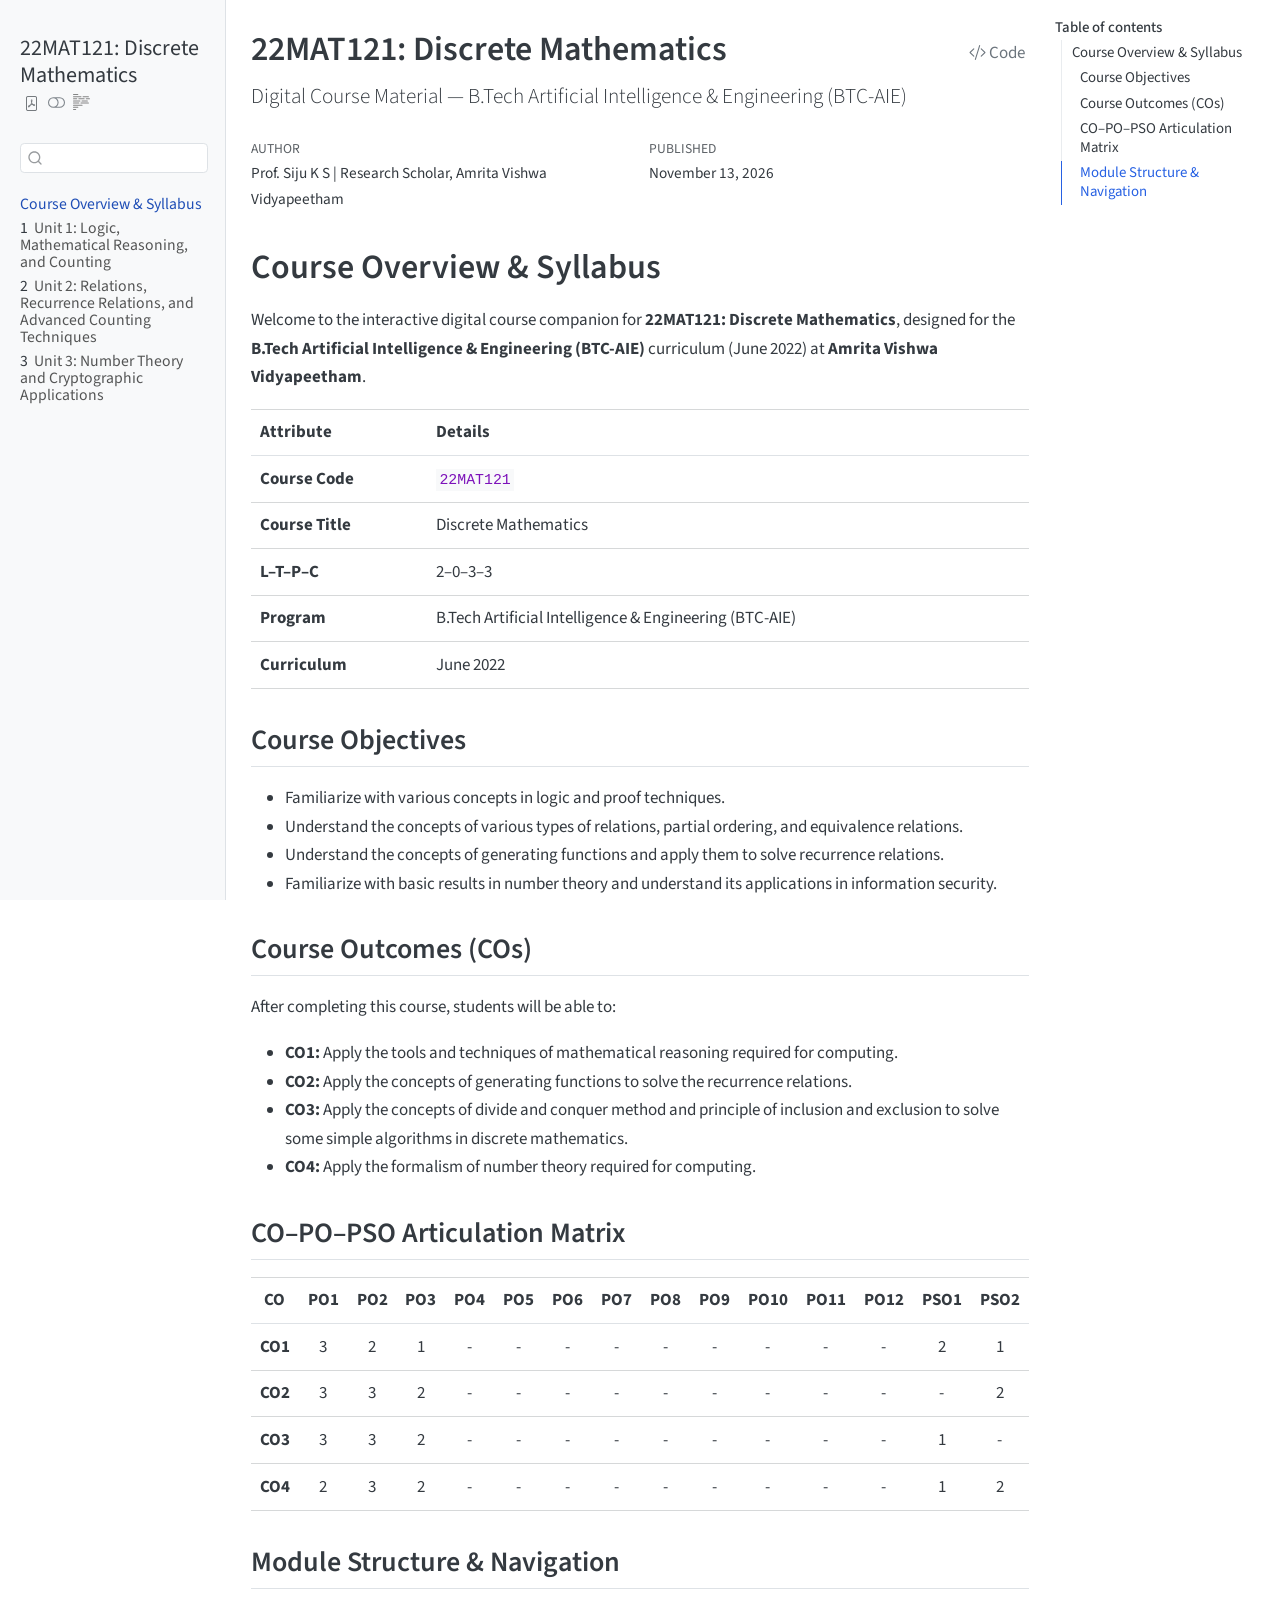
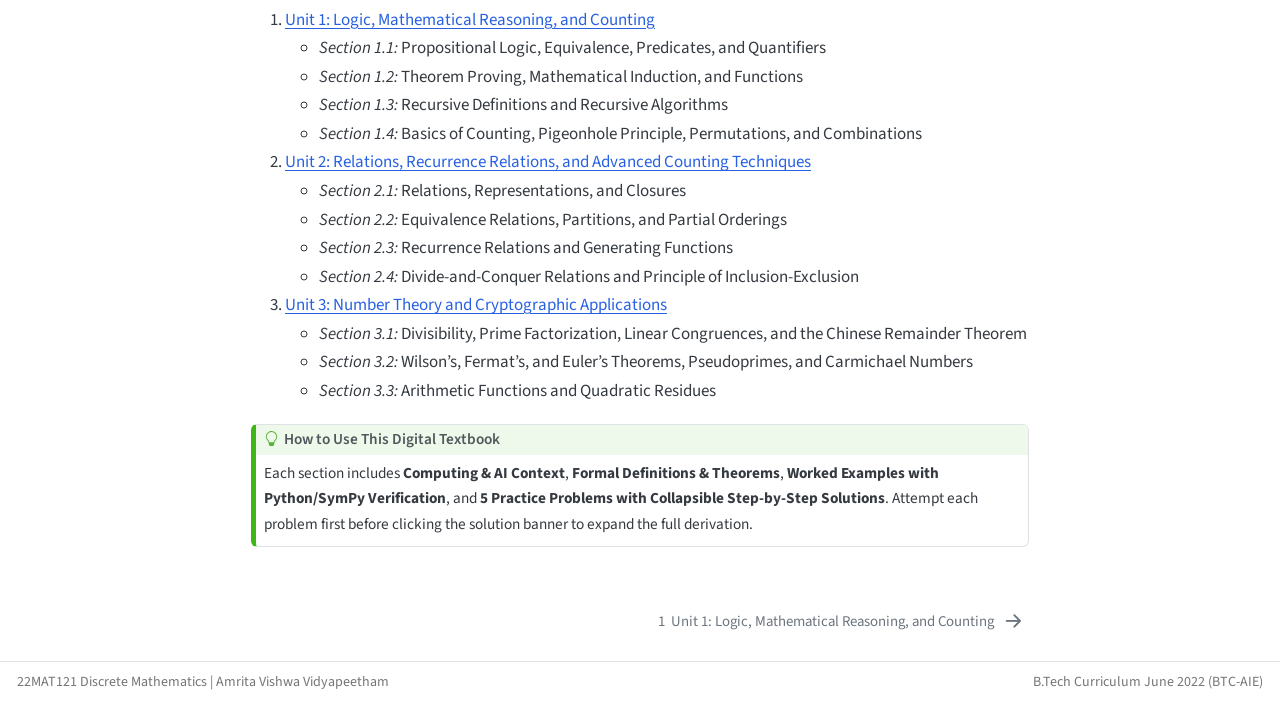
<file: docs/index.html>
<!DOCTYPE html>
<html xmlns="http://www.w3.org/1999/xhtml" lang="en" xml:lang="en"><head>

<meta charset="utf-8">
<meta name="generator" content="quarto-1.7.31">

<meta name="viewport" content="width=device-width, initial-scale=1.0, user-scalable=yes">

<meta name="author" content="Prof.&nbsp;Siju K S | Research Scholar, Amrita Vishwa Vidyapeetham">
<meta name="dcterms.date" content="2026-11-13">

<title>22MAT121: Discrete Mathematics</title>
<style>
code{white-space: pre-wrap;}
span.smallcaps{font-variant: small-caps;}
div.columns{display: flex; gap: min(4vw, 1.5em);}
div.column{flex: auto; overflow-x: auto;}
div.hanging-indent{margin-left: 1.5em; text-indent: -1.5em;}
ul.task-list{list-style: none;}
ul.task-list li input[type="checkbox"] {
  width: 0.8em;
  margin: 0 0.8em 0.2em -1em; /* quarto-specific, see https://github.com/quarto-dev/quarto-cli/issues/4556 */ 
  vertical-align: middle;
}
/* CSS for syntax highlighting */
html { -webkit-text-size-adjust: 100%; }
pre > code.sourceCode { white-space: pre; position: relative; }
pre > code.sourceCode > span { display: inline-block; line-height: 1.25; }
pre > code.sourceCode > span:empty { height: 1.2em; }
.sourceCode { overflow: visible; }
code.sourceCode > span { color: inherit; text-decoration: inherit; }
div.sourceCode { margin: 1em 0; }
pre.sourceCode { margin: 0; }
@media screen {
div.sourceCode { overflow: auto; }
}
@media print {
pre > code.sourceCode { white-space: pre-wrap; }
pre > code.sourceCode > span { text-indent: -5em; padding-left: 5em; }
}
pre.numberSource code
  { counter-reset: source-line 0; }
pre.numberSource code > span
  { position: relative; left: -4em; counter-increment: source-line; }
pre.numberSource code > span > a:first-child::before
  { content: counter(source-line);
    position: relative; left: -1em; text-align: right; vertical-align: baseline;
    border: none; display: inline-block;
    -webkit-touch-callout: none; -webkit-user-select: none;
    -khtml-user-select: none; -moz-user-select: none;
    -ms-user-select: none; user-select: none;
    padding: 0 4px; width: 4em;
  }
pre.numberSource { margin-left: 3em;  padding-left: 4px; }
div.sourceCode
  {   }
@media screen {
pre > code.sourceCode > span > a:first-child::before { text-decoration: underline; }
}
</style>


<script src="site_libs/quarto-nav/quarto-nav.js"></script>
<script src="site_libs/quarto-nav/headroom.min.js"></script>
<script src="site_libs/clipboard/clipboard.min.js"></script>
<script src="site_libs/quarto-search/autocomplete.umd.js"></script>
<script src="site_libs/quarto-search/fuse.min.js"></script>
<script src="site_libs/quarto-search/quarto-search.js"></script>
<meta name="quarto:offset" content="./">
<link href="./unit1-logic-counting.html" rel="next">
<script src="site_libs/quarto-html/quarto.js" type="module"></script>
<script src="site_libs/quarto-html/tabsets/tabsets.js" type="module"></script>
<script src="site_libs/quarto-html/popper.min.js"></script>
<script src="site_libs/quarto-html/tippy.umd.min.js"></script>
<script src="site_libs/quarto-html/anchor.min.js"></script>
<link href="site_libs/quarto-html/tippy.css" rel="stylesheet">
<link href="site_libs/quarto-html/quarto-syntax-highlighting-e1a5c8363afafaef2c763b6775fbf3ca.css" rel="stylesheet" class="quarto-color-scheme" id="quarto-text-highlighting-styles">
<link href="site_libs/quarto-html/quarto-syntax-highlighting-dark-8ef56b68f8fa1e9d2ba328e99e439f80.css" rel="stylesheet" class="quarto-color-scheme quarto-color-alternate" id="quarto-text-highlighting-styles">
<link href="site_libs/quarto-html/quarto-syntax-highlighting-e1a5c8363afafaef2c763b6775fbf3ca.css" rel="stylesheet" class="quarto-color-scheme-extra" id="quarto-text-highlighting-styles">
<script src="site_libs/bootstrap/bootstrap.min.js"></script>
<link href="site_libs/bootstrap/bootstrap-icons.css" rel="stylesheet">
<link href="site_libs/bootstrap/bootstrap-80637275c7e8b74ebe44ac86110b5a7b.min.css" rel="stylesheet" append-hash="true" class="quarto-color-scheme" id="quarto-bootstrap" data-mode="light">
<link href="site_libs/bootstrap/bootstrap-dark-530822cf9d499dd5157d6fa15aab98a4.min.css" rel="stylesheet" append-hash="true" class="quarto-color-scheme quarto-color-alternate" id="quarto-bootstrap" data-mode="dark">
<link href="site_libs/bootstrap/bootstrap-80637275c7e8b74ebe44ac86110b5a7b.min.css" rel="stylesheet" append-hash="true" class="quarto-color-scheme-extra" id="quarto-bootstrap" data-mode="light">
<script id="quarto-search-options" type="application/json">{
  "location": "sidebar",
  "copy-button": false,
  "collapse-after": 3,
  "panel-placement": "start",
  "type": "textbox",
  "limit": 50,
  "keyboard-shortcut": [
    "f",
    "/",
    "s"
  ],
  "show-item-context": false,
  "language": {
    "search-no-results-text": "No results",
    "search-matching-documents-text": "matching documents",
    "search-copy-link-title": "Copy link to search",
    "search-hide-matches-text": "Hide additional matches",
    "search-more-match-text": "more match in this document",
    "search-more-matches-text": "more matches in this document",
    "search-clear-button-title": "Clear",
    "search-text-placeholder": "",
    "search-detached-cancel-button-title": "Cancel",
    "search-submit-button-title": "Submit",
    "search-label": "Search"
  }
}</script>


<link rel="stylesheet" href="styles.css">
</head>

<body class="nav-sidebar docked quarto-light"><script id="quarto-html-before-body" type="application/javascript">
    const toggleBodyColorMode = (bsSheetEl) => {
      const mode = bsSheetEl.getAttribute("data-mode");
      const bodyEl = window.document.querySelector("body");
      if (mode === "dark") {
        bodyEl.classList.add("quarto-dark");
        bodyEl.classList.remove("quarto-light");
      } else {
        bodyEl.classList.add("quarto-light");
        bodyEl.classList.remove("quarto-dark");
      }
    }
    const toggleBodyColorPrimary = () => {
      const bsSheetEl = window.document.querySelector("link#quarto-bootstrap:not([rel=disabled-stylesheet])");
      if (bsSheetEl) {
        toggleBodyColorMode(bsSheetEl);
      }
    }
    const setColorSchemeToggle = (alternate) => {
      const toggles = window.document.querySelectorAll('.quarto-color-scheme-toggle');
      for (let i=0; i < toggles.length; i++) {
        const toggle = toggles[i];
        if (toggle) {
          if (alternate) {
            toggle.classList.add("alternate");
          } else {
            toggle.classList.remove("alternate");
          }
        }
      }
    };
    const toggleColorMode = (alternate) => {
      // Switch the stylesheets
      const primaryStylesheets = window.document.querySelectorAll('link.quarto-color-scheme:not(.quarto-color-alternate)');
      const alternateStylesheets = window.document.querySelectorAll('link.quarto-color-scheme.quarto-color-alternate');
      manageTransitions('#quarto-margin-sidebar .nav-link', false);
      if (alternate) {
        // note: dark is layered on light, we don't disable primary!
        enableStylesheet(alternateStylesheets);
        for (const sheetNode of alternateStylesheets) {
          if (sheetNode.id === "quarto-bootstrap") {
            toggleBodyColorMode(sheetNode);
          }
        }
      } else {
        disableStylesheet(alternateStylesheets);
        enableStylesheet(primaryStylesheets)
        toggleBodyColorPrimary();
      }
      manageTransitions('#quarto-margin-sidebar .nav-link', true);
      // Switch the toggles
      setColorSchemeToggle(alternate)
      // Hack to workaround the fact that safari doesn't
      // properly recolor the scrollbar when toggling (#1455)
      if (navigator.userAgent.indexOf('Safari') > 0 && navigator.userAgent.indexOf('Chrome') == -1) {
        manageTransitions("body", false);
        window.scrollTo(0, 1);
        setTimeout(() => {
          window.scrollTo(0, 0);
          manageTransitions("body", true);
        }, 40);
      }
    }
    const disableStylesheet = (stylesheets) => {
      for (let i=0; i < stylesheets.length; i++) {
        const stylesheet = stylesheets[i];
        stylesheet.rel = 'disabled-stylesheet';
      }
    }
    const enableStylesheet = (stylesheets) => {
      for (let i=0; i < stylesheets.length; i++) {
        const stylesheet = stylesheets[i];
        if(stylesheet.rel !== 'stylesheet') { // for Chrome, which will still FOUC without this check
          stylesheet.rel = 'stylesheet';
        }
      }
    }
    const manageTransitions = (selector, allowTransitions) => {
      const els = window.document.querySelectorAll(selector);
      for (let i=0; i < els.length; i++) {
        const el = els[i];
        if (allowTransitions) {
          el.classList.remove('notransition');
        } else {
          el.classList.add('notransition');
        }
      }
    }
    const isFileUrl = () => {
      return window.location.protocol === 'file:';
    }
    const hasAlternateSentinel = () => {
      let styleSentinel = getColorSchemeSentinel();
      if (styleSentinel !== null) {
        return styleSentinel === "alternate";
      } else {
        return false;
      }
    }
    const setStyleSentinel = (alternate) => {
      const value = alternate ? "alternate" : "default";
      if (!isFileUrl()) {
        window.localStorage.setItem("quarto-color-scheme", value);
      } else {
        localAlternateSentinel = value;
      }
    }
    const getColorSchemeSentinel = () => {
      if (!isFileUrl()) {
        const storageValue = window.localStorage.getItem("quarto-color-scheme");
        return storageValue != null ? storageValue : localAlternateSentinel;
      } else {
        return localAlternateSentinel;
      }
    }
    const toggleGiscusIfUsed = (isAlternate, darkModeDefault) => {
      const baseTheme = document.querySelector('#giscus-base-theme')?.value ?? 'light';
      const alternateTheme = document.querySelector('#giscus-alt-theme')?.value ?? 'dark';
      let newTheme = '';
      if(authorPrefersDark) {
        newTheme = isAlternate ? baseTheme : alternateTheme;
      } else {
        newTheme = isAlternate ? alternateTheme : baseTheme;
      }
      const changeGiscusTheme = () => {
        // From: https://github.com/giscus/giscus/issues/336
        const sendMessage = (message) => {
          const iframe = document.querySelector('iframe.giscus-frame');
          if (!iframe) return;
          iframe.contentWindow.postMessage({ giscus: message }, 'https://giscus.app');
        }
        sendMessage({
          setConfig: {
            theme: newTheme
          }
        });
      }
      const isGiscussLoaded = window.document.querySelector('iframe.giscus-frame') !== null;
      if (isGiscussLoaded) {
        changeGiscusTheme();
      }
    };
    const authorPrefersDark = false;
    const darkModeDefault = authorPrefersDark;
      document.querySelector('link#quarto-text-highlighting-styles.quarto-color-scheme-extra').rel = 'disabled-stylesheet';
      document.querySelector('link#quarto-bootstrap.quarto-color-scheme-extra').rel = 'disabled-stylesheet';
    let localAlternateSentinel = darkModeDefault ? 'alternate' : 'default';
    // Dark / light mode switch
    window.quartoToggleColorScheme = () => {
      // Read the current dark / light value
      let toAlternate = !hasAlternateSentinel();
      toggleColorMode(toAlternate);
      setStyleSentinel(toAlternate);
      toggleGiscusIfUsed(toAlternate, darkModeDefault);
      window.dispatchEvent(new Event('resize'));
    };
    // Switch to dark mode if need be
    if (hasAlternateSentinel()) {
      toggleColorMode(true);
    } else {
      toggleColorMode(false);
    }
  </script>

<div id="quarto-search-results"></div>
  <header id="quarto-header" class="headroom fixed-top">
  <nav class="quarto-secondary-nav">
    <div class="container-fluid d-flex">
      <button type="button" class="quarto-btn-toggle btn" data-bs-toggle="collapse" role="button" data-bs-target=".quarto-sidebar-collapse-item" aria-controls="quarto-sidebar" aria-expanded="false" aria-label="Toggle sidebar navigation" onclick="if (window.quartoToggleHeadroom) { window.quartoToggleHeadroom(); }">
        <i class="bi bi-layout-text-sidebar-reverse"></i>
      </button>
        <nav class="quarto-page-breadcrumbs" aria-label="breadcrumb"><ol class="breadcrumb"><li class="breadcrumb-item"><a href="./index.html">Course Overview &amp; Syllabus</a></li></ol></nav>
        <a class="flex-grow-1" role="navigation" data-bs-toggle="collapse" data-bs-target=".quarto-sidebar-collapse-item" aria-controls="quarto-sidebar" aria-expanded="false" aria-label="Toggle sidebar navigation" onclick="if (window.quartoToggleHeadroom) { window.quartoToggleHeadroom(); }">      
        </a>
      <button type="button" class="btn quarto-search-button" aria-label="Search" onclick="window.quartoOpenSearch();">
        <i class="bi bi-search"></i>
      </button>
    </div>
  </nav>
</header>
<!-- content -->
<div id="quarto-content" class="quarto-container page-columns page-rows-contents page-layout-article">
<!-- sidebar -->
  <nav id="quarto-sidebar" class="sidebar collapse collapse-horizontal quarto-sidebar-collapse-item sidebar-navigation docked overflow-auto">
    <div class="pt-lg-2 mt-2 text-left sidebar-header">
    <div class="sidebar-title mb-0 py-0">
      <a href="./">22MAT121: Discrete Mathematics</a> 
        <div class="sidebar-tools-main tools-wide">
    <a href="./22MAT121--Discrete-Mathematics.pdf" title="Download PDF" class="quarto-navigation-tool px-1" aria-label="Download PDF"><i class="bi bi-file-pdf"></i></a>
  <a href="" class="quarto-color-scheme-toggle quarto-navigation-tool  px-1" onclick="window.quartoToggleColorScheme(); return false;" title="Toggle dark mode"><i class="bi"></i></a>
  <a href="" class="quarto-reader-toggle quarto-navigation-tool px-1" onclick="window.quartoToggleReader(); return false;" title="Toggle reader mode">
  <div class="quarto-reader-toggle-btn">
  <i class="bi"></i>
  </div>
</a>
</div>
    </div>
      </div>
        <div class="mt-2 flex-shrink-0 align-items-center">
        <div class="sidebar-search">
        <div id="quarto-search" class="" title="Search"></div>
        </div>
        </div>
    <div class="sidebar-menu-container"> 
    <ul class="list-unstyled mt-1">
        <li class="sidebar-item">
  <div class="sidebar-item-container"> 
  <a href="./index.html" class="sidebar-item-text sidebar-link active">
 <span class="menu-text">Course Overview &amp; Syllabus</span></a>
  </div>
</li>
        <li class="sidebar-item">
  <div class="sidebar-item-container"> 
  <a href="./unit1-logic-counting.html" class="sidebar-item-text sidebar-link">
 <span class="menu-text"><span class="chapter-number">1</span>&nbsp; <span class="chapter-title">Unit 1: Logic, Mathematical Reasoning, and Counting</span></span></a>
  </div>
</li>
        <li class="sidebar-item">
  <div class="sidebar-item-container"> 
  <a href="./unit2-relations-recurrences.html" class="sidebar-item-text sidebar-link">
 <span class="menu-text"><span class="chapter-number">2</span>&nbsp; <span class="chapter-title">Unit 2: Relations, Recurrence Relations, and Advanced Counting Techniques</span></span></a>
  </div>
</li>
        <li class="sidebar-item">
  <div class="sidebar-item-container"> 
  <a href="./unit3-number-theory.html" class="sidebar-item-text sidebar-link">
 <span class="menu-text"><span class="chapter-number">3</span>&nbsp; <span class="chapter-title">Unit 3: Number Theory and Cryptographic Applications</span></span></a>
  </div>
</li>
    </ul>
    </div>
</nav>
<div id="quarto-sidebar-glass" class="quarto-sidebar-collapse-item" data-bs-toggle="collapse" data-bs-target=".quarto-sidebar-collapse-item"></div>
<!-- margin-sidebar -->
    <div id="quarto-margin-sidebar" class="sidebar margin-sidebar">
        <nav id="TOC" role="doc-toc" class="toc-active">
    <h2 id="toc-title">Table of contents</h2>
   
  <ul>
  <li><a href="#course-overview-syllabus" id="toc-course-overview-syllabus" class="nav-link active" data-scroll-target="#course-overview-syllabus">Course Overview &amp; Syllabus</a>
  <ul class="collapse">
  <li><a href="#course-objectives" id="toc-course-objectives" class="nav-link" data-scroll-target="#course-objectives">Course Objectives</a></li>
  <li><a href="#course-outcomes-cos" id="toc-course-outcomes-cos" class="nav-link" data-scroll-target="#course-outcomes-cos">Course Outcomes (COs)</a></li>
  <li><a href="#copopso-articulation-matrix" id="toc-copopso-articulation-matrix" class="nav-link" data-scroll-target="#copopso-articulation-matrix">CO–PO–PSO Articulation Matrix</a></li>
  <li><a href="#module-structure-navigation" id="toc-module-structure-navigation" class="nav-link" data-scroll-target="#module-structure-navigation">Module Structure &amp; Navigation</a></li>
  </ul></li>
  </ul>
</nav>
    </div>
<!-- main -->
<main class="content" id="quarto-document-content">


<header id="title-block-header" class="quarto-title-block default">
<div class="quarto-title">
<div class="quarto-title-block"><div><h1 class="title">22MAT121: Discrete Mathematics</h1><button type="button" class="btn code-tools-button" id="quarto-code-tools-source"><i class="bi"></i> Code</button></div></div>
<p class="subtitle lead">Digital Course Material — B.Tech Artificial Intelligence &amp; Engineering (BTC-AIE)</p>
</div>



<div class="quarto-title-meta">

    <div>
    <div class="quarto-title-meta-heading">Author</div>
    <div class="quarto-title-meta-contents">
             <p>Prof.&nbsp;Siju K S | Research Scholar, Amrita Vishwa Vidyapeetham </p>
          </div>
  </div>
    
    <div>
    <div class="quarto-title-meta-heading">Published</div>
    <div class="quarto-title-meta-contents">
      <p class="date">November 13, 2026</p>
    </div>
  </div>
  
    
  </div>
  


</header>


<section id="course-overview-syllabus" class="level1 unnumbered">
<h1 class="unnumbered">Course Overview &amp; Syllabus</h1>
<p>Welcome to the interactive digital course companion for <strong>22MAT121: Discrete Mathematics</strong>, designed for the <strong>B.Tech Artificial Intelligence &amp; Engineering (BTC-AIE)</strong> curriculum (June 2022) at <strong>Amrita Vishwa Vidyapeetham</strong>.</p>
<table class="caption-top table">
<thead>
<tr class="header">
<th style="text-align: left;">Attribute</th>
<th style="text-align: left;">Details</th>
</tr>
</thead>
<tbody>
<tr class="odd">
<td style="text-align: left;"><strong>Course Code</strong></td>
<td style="text-align: left;"><code>22MAT121</code></td>
</tr>
<tr class="even">
<td style="text-align: left;"><strong>Course Title</strong></td>
<td style="text-align: left;">Discrete Mathematics</td>
</tr>
<tr class="odd">
<td style="text-align: left;"><strong>L–T–P–C</strong></td>
<td style="text-align: left;">2–0–3–3</td>
</tr>
<tr class="even">
<td style="text-align: left;"><strong>Program</strong></td>
<td style="text-align: left;">B.Tech Artificial Intelligence &amp; Engineering (BTC-AIE)</td>
</tr>
<tr class="odd">
<td style="text-align: left;"><strong>Curriculum</strong></td>
<td style="text-align: left;">June 2022</td>
</tr>
</tbody>
</table>
<section id="course-objectives" class="level2 unnumbered">
<h2 class="unnumbered anchored" data-anchor-id="course-objectives">Course Objectives</h2>
<ul>
<li>Familiarize with various concepts in logic and proof techniques.</li>
<li>Understand the concepts of various types of relations, partial ordering, and equivalence relations.</li>
<li>Understand the concepts of generating functions and apply them to solve recurrence relations.</li>
<li>Familiarize with basic results in number theory and understand its applications in information security.</li>
</ul>
</section>
<section id="course-outcomes-cos" class="level2 unnumbered">
<h2 class="unnumbered anchored" data-anchor-id="course-outcomes-cos">Course Outcomes (COs)</h2>
<p>After completing this course, students will be able to:</p>
<ul>
<li><strong>CO1:</strong> Apply the tools and techniques of mathematical reasoning required for computing.</li>
<li><strong>CO2:</strong> Apply the concepts of generating functions to solve the recurrence relations.</li>
<li><strong>CO3:</strong> Apply the concepts of divide and conquer method and principle of inclusion and exclusion to solve some simple algorithms in discrete mathematics.</li>
<li><strong>CO4:</strong> Apply the formalism of number theory required for computing.</li>
</ul>
</section>
<section id="copopso-articulation-matrix" class="level2 unnumbered">
<h2 class="unnumbered anchored" data-anchor-id="copopso-articulation-matrix">CO–PO–PSO Articulation Matrix</h2>
<table class="caption-top table">
<colgroup>
<col style="width: 5%">
<col style="width: 6%">
<col style="width: 6%">
<col style="width: 6%">
<col style="width: 6%">
<col style="width: 6%">
<col style="width: 6%">
<col style="width: 6%">
<col style="width: 6%">
<col style="width: 6%">
<col style="width: 7%">
<col style="width: 7%">
<col style="width: 7%">
<col style="width: 7%">
<col style="width: 7%">
</colgroup>
<thead>
<tr class="header">
<th style="text-align: center;">CO</th>
<th style="text-align: center;">PO1</th>
<th style="text-align: center;">PO2</th>
<th style="text-align: center;">PO3</th>
<th style="text-align: center;">PO4</th>
<th style="text-align: center;">PO5</th>
<th style="text-align: center;">PO6</th>
<th style="text-align: center;">PO7</th>
<th style="text-align: center;">PO8</th>
<th style="text-align: center;">PO9</th>
<th style="text-align: center;">PO10</th>
<th style="text-align: center;">PO11</th>
<th style="text-align: center;">PO12</th>
<th style="text-align: center;">PSO1</th>
<th style="text-align: center;">PSO2</th>
</tr>
</thead>
<tbody>
<tr class="odd">
<td style="text-align: center;"><strong>CO1</strong></td>
<td style="text-align: center;">3</td>
<td style="text-align: center;">2</td>
<td style="text-align: center;">1</td>
<td style="text-align: center;">-</td>
<td style="text-align: center;">-</td>
<td style="text-align: center;">-</td>
<td style="text-align: center;">-</td>
<td style="text-align: center;">-</td>
<td style="text-align: center;">-</td>
<td style="text-align: center;">-</td>
<td style="text-align: center;">-</td>
<td style="text-align: center;">-</td>
<td style="text-align: center;">2</td>
<td style="text-align: center;">1</td>
</tr>
<tr class="even">
<td style="text-align: center;"><strong>CO2</strong></td>
<td style="text-align: center;">3</td>
<td style="text-align: center;">3</td>
<td style="text-align: center;">2</td>
<td style="text-align: center;">-</td>
<td style="text-align: center;">-</td>
<td style="text-align: center;">-</td>
<td style="text-align: center;">-</td>
<td style="text-align: center;">-</td>
<td style="text-align: center;">-</td>
<td style="text-align: center;">-</td>
<td style="text-align: center;">-</td>
<td style="text-align: center;">-</td>
<td style="text-align: center;">-</td>
<td style="text-align: center;">2</td>
</tr>
<tr class="odd">
<td style="text-align: center;"><strong>CO3</strong></td>
<td style="text-align: center;">3</td>
<td style="text-align: center;">3</td>
<td style="text-align: center;">2</td>
<td style="text-align: center;">-</td>
<td style="text-align: center;">-</td>
<td style="text-align: center;">-</td>
<td style="text-align: center;">-</td>
<td style="text-align: center;">-</td>
<td style="text-align: center;">-</td>
<td style="text-align: center;">-</td>
<td style="text-align: center;">-</td>
<td style="text-align: center;">-</td>
<td style="text-align: center;">1</td>
<td style="text-align: center;">-</td>
</tr>
<tr class="even">
<td style="text-align: center;"><strong>CO4</strong></td>
<td style="text-align: center;">2</td>
<td style="text-align: center;">3</td>
<td style="text-align: center;">2</td>
<td style="text-align: center;">-</td>
<td style="text-align: center;">-</td>
<td style="text-align: center;">-</td>
<td style="text-align: center;">-</td>
<td style="text-align: center;">-</td>
<td style="text-align: center;">-</td>
<td style="text-align: center;">-</td>
<td style="text-align: center;">-</td>
<td style="text-align: center;">-</td>
<td style="text-align: center;">1</td>
<td style="text-align: center;">2</td>
</tr>
</tbody>
</table>
</section>
<section id="module-structure-navigation" class="level2 unnumbered">
<h2 class="unnumbered anchored" data-anchor-id="module-structure-navigation">Module Structure &amp; Navigation</h2>
<ol type="1">
<li><strong><a href="./unit1-logic-counting.html">Unit 1: Logic, Mathematical Reasoning, and Counting</a></strong>
<ul>
<li><em>Section 1.1:</em> Propositional Logic, Equivalence, Predicates, and Quantifiers</li>
<li><em>Section 1.2:</em> Theorem Proving, Mathematical Induction, and Functions</li>
<li><em>Section 1.3:</em> Recursive Definitions and Recursive Algorithms</li>
<li><em>Section 1.4:</em> Basics of Counting, Pigeonhole Principle, Permutations, and Combinations</li>
</ul></li>
<li><strong><a href="./unit2-relations-recurrences.html">Unit 2: Relations, Recurrence Relations, and Advanced Counting Techniques</a></strong>
<ul>
<li><em>Section 2.1:</em> Relations, Representations, and Closures</li>
<li><em>Section 2.2:</em> Equivalence Relations, Partitions, and Partial Orderings</li>
<li><em>Section 2.3:</em> Recurrence Relations and Generating Functions</li>
<li><em>Section 2.4:</em> Divide-and-Conquer Relations and Principle of Inclusion-Exclusion</li>
</ul></li>
<li><strong><a href="./unit3-number-theory.html">Unit 3: Number Theory and Cryptographic Applications</a></strong>
<ul>
<li><em>Section 3.1:</em> Divisibility, Prime Factorization, Linear Congruences, and the Chinese Remainder Theorem</li>
<li><em>Section 3.2:</em> Wilson’s, Fermat’s, and Euler’s Theorems, Pseudoprimes, and Carmichael Numbers</li>
<li><em>Section 3.3:</em> Arithmetic Functions and Quadratic Residues</li>
</ul></li>
</ol>
<div class="callout callout-style-default callout-tip callout-titled">
<div class="callout-header d-flex align-content-center">
<div class="callout-icon-container">
<i class="callout-icon"></i>
</div>
<div class="callout-title-container flex-fill">
How to Use This Digital Textbook
</div>
</div>
<div class="callout-body-container callout-body">
<p>Each section includes <strong>Computing &amp; AI Context</strong>, <strong>Formal Definitions &amp; Theorems</strong>, <strong>Worked Examples with Python/SymPy Verification</strong>, and <strong>5 Practice Problems with Collapsible Step-by-Step Solutions</strong>. Attempt each problem first before clicking the solution banner to expand the full derivation.</p>
</div>
</div>


<!-- -->

</section>
</section>

</main> <!-- /main -->
<script id="quarto-html-after-body" type="application/javascript">
  window.document.addEventListener("DOMContentLoaded", function (event) {
    // Ensure there is a toggle, if there isn't float one in the top right
    if (window.document.querySelector('.quarto-color-scheme-toggle') === null) {
      const a = window.document.createElement('a');
      a.classList.add('top-right');
      a.classList.add('quarto-color-scheme-toggle');
      a.href = "";
      a.onclick = function() { try { window.quartoToggleColorScheme(); } catch {} return false; };
      const i = window.document.createElement("i");
      i.classList.add('bi');
      a.appendChild(i);
      window.document.body.appendChild(a);
    }
    setColorSchemeToggle(hasAlternateSentinel())
    const icon = "";
    const anchorJS = new window.AnchorJS();
    anchorJS.options = {
      placement: 'right',
      icon: icon
    };
    anchorJS.add('.anchored');
    const isCodeAnnotation = (el) => {
      for (const clz of el.classList) {
        if (clz.startsWith('code-annotation-')) {                     
          return true;
        }
      }
      return false;
    }
    const onCopySuccess = function(e) {
      // button target
      const button = e.trigger;
      // don't keep focus
      button.blur();
      // flash "checked"
      button.classList.add('code-copy-button-checked');
      var currentTitle = button.getAttribute("title");
      button.setAttribute("title", "Copied!");
      let tooltip;
      if (window.bootstrap) {
        button.setAttribute("data-bs-toggle", "tooltip");
        button.setAttribute("data-bs-placement", "left");
        button.setAttribute("data-bs-title", "Copied!");
        tooltip = new bootstrap.Tooltip(button, 
          { trigger: "manual", 
            customClass: "code-copy-button-tooltip",
            offset: [0, -8]});
        tooltip.show();    
      }
      setTimeout(function() {
        if (tooltip) {
          tooltip.hide();
          button.removeAttribute("data-bs-title");
          button.removeAttribute("data-bs-toggle");
          button.removeAttribute("data-bs-placement");
        }
        button.setAttribute("title", currentTitle);
        button.classList.remove('code-copy-button-checked');
      }, 1000);
      // clear code selection
      e.clearSelection();
    }
    const getTextToCopy = function(trigger) {
        const codeEl = trigger.previousElementSibling.cloneNode(true);
        for (const childEl of codeEl.children) {
          if (isCodeAnnotation(childEl)) {
            childEl.remove();
          }
        }
        return codeEl.innerText;
    }
    const clipboard = new window.ClipboardJS('.code-copy-button:not([data-in-quarto-modal])', {
      text: getTextToCopy
    });
    clipboard.on('success', onCopySuccess);
    if (window.document.getElementById('quarto-embedded-source-code-modal')) {
      const clipboardModal = new window.ClipboardJS('.code-copy-button[data-in-quarto-modal]', {
        text: getTextToCopy,
        container: window.document.getElementById('quarto-embedded-source-code-modal')
      });
      clipboardModal.on('success', onCopySuccess);
    }
    const viewSource = window.document.getElementById('quarto-view-source') ||
                       window.document.getElementById('quarto-code-tools-source');
    if (viewSource) {
      const sourceUrl = viewSource.getAttribute("data-quarto-source-url");
      viewSource.addEventListener("click", function(e) {
        if (sourceUrl) {
          // rstudio viewer pane
          if (/\bcapabilities=\b/.test(window.location)) {
            window.open(sourceUrl);
          } else {
            window.location.href = sourceUrl;
          }
        } else {
          const modal = new bootstrap.Modal(document.getElementById('quarto-embedded-source-code-modal'));
          modal.show();
        }
        return false;
      });
    }
    function toggleCodeHandler(show) {
      return function(e) {
        const detailsSrc = window.document.querySelectorAll(".cell > details > .sourceCode");
        for (let i=0; i<detailsSrc.length; i++) {
          const details = detailsSrc[i].parentElement;
          if (show) {
            details.open = true;
          } else {
            details.removeAttribute("open");
          }
        }
        const cellCodeDivs = window.document.querySelectorAll(".cell > .sourceCode");
        const fromCls = show ? "hidden" : "unhidden";
        const toCls = show ? "unhidden" : "hidden";
        for (let i=0; i<cellCodeDivs.length; i++) {
          const codeDiv = cellCodeDivs[i];
          if (codeDiv.classList.contains(fromCls)) {
            codeDiv.classList.remove(fromCls);
            codeDiv.classList.add(toCls);
          } 
        }
        return false;
      }
    }
    const hideAllCode = window.document.getElementById("quarto-hide-all-code");
    if (hideAllCode) {
      hideAllCode.addEventListener("click", toggleCodeHandler(false));
    }
    const showAllCode = window.document.getElementById("quarto-show-all-code");
    if (showAllCode) {
      showAllCode.addEventListener("click", toggleCodeHandler(true));
    }
      var localhostRegex = new RegExp(/^(?:http|https):\/\/localhost\:?[0-9]*\//);
      var mailtoRegex = new RegExp(/^mailto:/);
        var filterRegex = new RegExp('/' + window.location.host + '/');
      var isInternal = (href) => {
          return filterRegex.test(href) || localhostRegex.test(href) || mailtoRegex.test(href);
      }
      // Inspect non-navigation links and adorn them if external
     var links = window.document.querySelectorAll('a[href]:not(.nav-link):not(.navbar-brand):not(.toc-action):not(.sidebar-link):not(.sidebar-item-toggle):not(.pagination-link):not(.no-external):not([aria-hidden]):not(.dropdown-item):not(.quarto-navigation-tool):not(.about-link)');
      for (var i=0; i<links.length; i++) {
        const link = links[i];
        if (!isInternal(link.href)) {
          // undo the damage that might have been done by quarto-nav.js in the case of
          // links that we want to consider external
          if (link.dataset.originalHref !== undefined) {
            link.href = link.dataset.originalHref;
          }
        }
      }
    function tippyHover(el, contentFn, onTriggerFn, onUntriggerFn) {
      const config = {
        allowHTML: true,
        maxWidth: 500,
        delay: 100,
        arrow: false,
        appendTo: function(el) {
            return el.parentElement;
        },
        interactive: true,
        interactiveBorder: 10,
        theme: 'quarto',
        placement: 'bottom-start',
      };
      if (contentFn) {
        config.content = contentFn;
      }
      if (onTriggerFn) {
        config.onTrigger = onTriggerFn;
      }
      if (onUntriggerFn) {
        config.onUntrigger = onUntriggerFn;
      }
      window.tippy(el, config); 
    }
    const noterefs = window.document.querySelectorAll('a[role="doc-noteref"]');
    for (var i=0; i<noterefs.length; i++) {
      const ref = noterefs[i];
      tippyHover(ref, function() {
        // use id or data attribute instead here
        let href = ref.getAttribute('data-footnote-href') || ref.getAttribute('href');
        try { href = new URL(href).hash; } catch {}
        const id = href.replace(/^#\/?/, "");
        const note = window.document.getElementById(id);
        if (note) {
          return note.innerHTML;
        } else {
          return "";
        }
      });
    }
    const xrefs = window.document.querySelectorAll('a.quarto-xref');
    const processXRef = (id, note) => {
      // Strip column container classes
      const stripColumnClz = (el) => {
        el.classList.remove("page-full", "page-columns");
        if (el.children) {
          for (const child of el.children) {
            stripColumnClz(child);
          }
        }
      }
      stripColumnClz(note)
      if (id === null || id.startsWith('sec-')) {
        // Special case sections, only their first couple elements
        const container = document.createElement("div");
        if (note.children && note.children.length > 2) {
          container.appendChild(note.children[0].cloneNode(true));
          for (let i = 1; i < note.children.length; i++) {
            const child = note.children[i];
            if (child.tagName === "P" && child.innerText === "") {
              continue;
            } else {
              container.appendChild(child.cloneNode(true));
              break;
            }
          }
          if (window.Quarto?.typesetMath) {
            window.Quarto.typesetMath(container);
          }
          return container.innerHTML
        } else {
          if (window.Quarto?.typesetMath) {
            window.Quarto.typesetMath(note);
          }
          return note.innerHTML;
        }
      } else {
        // Remove any anchor links if they are present
        const anchorLink = note.querySelector('a.anchorjs-link');
        if (anchorLink) {
          anchorLink.remove();
        }
        if (window.Quarto?.typesetMath) {
          window.Quarto.typesetMath(note);
        }
        if (note.classList.contains("callout")) {
          return note.outerHTML;
        } else {
          return note.innerHTML;
        }
      }
    }
    for (var i=0; i<xrefs.length; i++) {
      const xref = xrefs[i];
      tippyHover(xref, undefined, function(instance) {
        instance.disable();
        let url = xref.getAttribute('href');
        let hash = undefined; 
        if (url.startsWith('#')) {
          hash = url;
        } else {
          try { hash = new URL(url).hash; } catch {}
        }
        if (hash) {
          const id = hash.replace(/^#\/?/, "");
          const note = window.document.getElementById(id);
          if (note !== null) {
            try {
              const html = processXRef(id, note.cloneNode(true));
              instance.setContent(html);
            } finally {
              instance.enable();
              instance.show();
            }
          } else {
            // See if we can fetch this
            fetch(url.split('#')[0])
            .then(res => res.text())
            .then(html => {
              const parser = new DOMParser();
              const htmlDoc = parser.parseFromString(html, "text/html");
              const note = htmlDoc.getElementById(id);
              if (note !== null) {
                const html = processXRef(id, note);
                instance.setContent(html);
              } 
            }).finally(() => {
              instance.enable();
              instance.show();
            });
          }
        } else {
          // See if we can fetch a full url (with no hash to target)
          // This is a special case and we should probably do some content thinning / targeting
          fetch(url)
          .then(res => res.text())
          .then(html => {
            const parser = new DOMParser();
            const htmlDoc = parser.parseFromString(html, "text/html");
            const note = htmlDoc.querySelector('main.content');
            if (note !== null) {
              // This should only happen for chapter cross references
              // (since there is no id in the URL)
              // remove the first header
              if (note.children.length > 0 && note.children[0].tagName === "HEADER") {
                note.children[0].remove();
              }
              const html = processXRef(null, note);
              instance.setContent(html);
            } 
          }).finally(() => {
            instance.enable();
            instance.show();
          });
        }
      }, function(instance) {
      });
    }
        let selectedAnnoteEl;
        const selectorForAnnotation = ( cell, annotation) => {
          let cellAttr = 'data-code-cell="' + cell + '"';
          let lineAttr = 'data-code-annotation="' +  annotation + '"';
          const selector = 'span[' + cellAttr + '][' + lineAttr + ']';
          return selector;
        }
        const selectCodeLines = (annoteEl) => {
          const doc = window.document;
          const targetCell = annoteEl.getAttribute("data-target-cell");
          const targetAnnotation = annoteEl.getAttribute("data-target-annotation");
          const annoteSpan = window.document.querySelector(selectorForAnnotation(targetCell, targetAnnotation));
          const lines = annoteSpan.getAttribute("data-code-lines").split(",");
          const lineIds = lines.map((line) => {
            return targetCell + "-" + line;
          })
          let top = null;
          let height = null;
          let parent = null;
          if (lineIds.length > 0) {
              //compute the position of the single el (top and bottom and make a div)
              const el = window.document.getElementById(lineIds[0]);
              top = el.offsetTop;
              height = el.offsetHeight;
              parent = el.parentElement.parentElement;
            if (lineIds.length > 1) {
              const lastEl = window.document.getElementById(lineIds[lineIds.length - 1]);
              const bottom = lastEl.offsetTop + lastEl.offsetHeight;
              height = bottom - top;
            }
            if (top !== null && height !== null && parent !== null) {
              // cook up a div (if necessary) and position it 
              let div = window.document.getElementById("code-annotation-line-highlight");
              if (div === null) {
                div = window.document.createElement("div");
                div.setAttribute("id", "code-annotation-line-highlight");
                div.style.position = 'absolute';
                parent.appendChild(div);
              }
              div.style.top = top - 2 + "px";
              div.style.height = height + 4 + "px";
              div.style.left = 0;
              let gutterDiv = window.document.getElementById("code-annotation-line-highlight-gutter");
              if (gutterDiv === null) {
                gutterDiv = window.document.createElement("div");
                gutterDiv.setAttribute("id", "code-annotation-line-highlight-gutter");
                gutterDiv.style.position = 'absolute';
                const codeCell = window.document.getElementById(targetCell);
                const gutter = codeCell.querySelector('.code-annotation-gutter');
                gutter.appendChild(gutterDiv);
              }
              gutterDiv.style.top = top - 2 + "px";
              gutterDiv.style.height = height + 4 + "px";
            }
            selectedAnnoteEl = annoteEl;
          }
        };
        const unselectCodeLines = () => {
          const elementsIds = ["code-annotation-line-highlight", "code-annotation-line-highlight-gutter"];
          elementsIds.forEach((elId) => {
            const div = window.document.getElementById(elId);
            if (div) {
              div.remove();
            }
          });
          selectedAnnoteEl = undefined;
        };
          // Handle positioning of the toggle
      window.addEventListener(
        "resize",
        throttle(() => {
          elRect = undefined;
          if (selectedAnnoteEl) {
            selectCodeLines(selectedAnnoteEl);
          }
        }, 10)
      );
      function throttle(fn, ms) {
      let throttle = false;
      let timer;
        return (...args) => {
          if(!throttle) { // first call gets through
              fn.apply(this, args);
              throttle = true;
          } else { // all the others get throttled
              if(timer) clearTimeout(timer); // cancel #2
              timer = setTimeout(() => {
                fn.apply(this, args);
                timer = throttle = false;
              }, ms);
          }
        };
      }
        // Attach click handler to the DT
        const annoteDls = window.document.querySelectorAll('dt[data-target-cell]');
        for (const annoteDlNode of annoteDls) {
          annoteDlNode.addEventListener('click', (event) => {
            const clickedEl = event.target;
            if (clickedEl !== selectedAnnoteEl) {
              unselectCodeLines();
              const activeEl = window.document.querySelector('dt[data-target-cell].code-annotation-active');
              if (activeEl) {
                activeEl.classList.remove('code-annotation-active');
              }
              selectCodeLines(clickedEl);
              clickedEl.classList.add('code-annotation-active');
            } else {
              // Unselect the line
              unselectCodeLines();
              clickedEl.classList.remove('code-annotation-active');
            }
          });
        }
    const findCites = (el) => {
      const parentEl = el.parentElement;
      if (parentEl) {
        const cites = parentEl.dataset.cites;
        if (cites) {
          return {
            el,
            cites: cites.split(' ')
          };
        } else {
          return findCites(el.parentElement)
        }
      } else {
        return undefined;
      }
    };
    var bibliorefs = window.document.querySelectorAll('a[role="doc-biblioref"]');
    for (var i=0; i<bibliorefs.length; i++) {
      const ref = bibliorefs[i];
      const citeInfo = findCites(ref);
      if (citeInfo) {
        tippyHover(citeInfo.el, function() {
          var popup = window.document.createElement('div');
          citeInfo.cites.forEach(function(cite) {
            var citeDiv = window.document.createElement('div');
            citeDiv.classList.add('hanging-indent');
            citeDiv.classList.add('csl-entry');
            var biblioDiv = window.document.getElementById('ref-' + cite);
            if (biblioDiv) {
              citeDiv.innerHTML = biblioDiv.innerHTML;
            }
            popup.appendChild(citeDiv);
          });
          return popup.innerHTML;
        });
      }
    }
  });
  </script>
<nav class="page-navigation">
  <div class="nav-page nav-page-previous">
  </div>
  <div class="nav-page nav-page-next">
      <a href="./unit1-logic-counting.html" class="pagination-link" aria-label="Unit 1: Logic, Mathematical Reasoning, and Counting">
        <span class="nav-page-text"><span class="chapter-number">1</span>&nbsp; <span class="chapter-title">Unit 1: Logic, Mathematical Reasoning, and Counting</span></span> <i class="bi bi-arrow-right-short"></i>
      </a>
  </div>
</nav><div class="modal fade" id="quarto-embedded-source-code-modal" tabindex="-1" aria-labelledby="quarto-embedded-source-code-modal-label" aria-hidden="true"><div class="modal-dialog modal-dialog-scrollable"><div class="modal-content"><div class="modal-header"><h5 class="modal-title" id="quarto-embedded-source-code-modal-label">Source Code</h5><button class="btn-close" data-bs-dismiss="modal"></button></div><div class="modal-body"><div class="">
<div class="sourceCode" id="cb1" data-shortcodes="false"><pre class="sourceCode markdown code-with-copy"><code class="sourceCode markdown"><span id="cb1-1"><a href="#cb1-1" aria-hidden="true" tabindex="-1"></a><span class="fu"># Course Overview &amp; Syllabus {.unnumbered}</span></span>
<span id="cb1-2"><a href="#cb1-2" aria-hidden="true" tabindex="-1"></a></span>
<span id="cb1-3"><a href="#cb1-3" aria-hidden="true" tabindex="-1"></a>Welcome to the interactive digital course companion for **22MAT121: Discrete Mathematics**, designed for the **B.Tech Artificial Intelligence &amp; Engineering (BTC-AIE)** curriculum (June 2022) at **Amrita Vishwa Vidyapeetham**.</span>
<span id="cb1-4"><a href="#cb1-4" aria-hidden="true" tabindex="-1"></a></span>
<span id="cb1-5"><a href="#cb1-5" aria-hidden="true" tabindex="-1"></a><span class="pp">|</span> Attribute <span class="pp">|</span> Details <span class="pp">|</span></span>
<span id="cb1-6"><a href="#cb1-6" aria-hidden="true" tabindex="-1"></a><span class="pp">|:---|:---|</span></span>
<span id="cb1-7"><a href="#cb1-7" aria-hidden="true" tabindex="-1"></a><span class="pp">|</span> **Course Code** <span class="pp">|</span> <span class="in">`22MAT121`</span> <span class="pp">|</span></span>
<span id="cb1-8"><a href="#cb1-8" aria-hidden="true" tabindex="-1"></a><span class="pp">|</span> **Course Title** <span class="pp">|</span> Discrete Mathematics <span class="pp">|</span></span>
<span id="cb1-9"><a href="#cb1-9" aria-hidden="true" tabindex="-1"></a><span class="pp">|</span> **L–T–P–C** <span class="pp">|</span> 2–0–3–3 <span class="pp">|</span></span>
<span id="cb1-10"><a href="#cb1-10" aria-hidden="true" tabindex="-1"></a><span class="pp">|</span> **Program** <span class="pp">|</span> B.Tech Artificial Intelligence &amp; Engineering (BTC-AIE) <span class="pp">|</span></span>
<span id="cb1-11"><a href="#cb1-11" aria-hidden="true" tabindex="-1"></a><span class="pp">|</span> **Curriculum** <span class="pp">|</span> June 2022 <span class="pp">|</span></span>
<span id="cb1-12"><a href="#cb1-12" aria-hidden="true" tabindex="-1"></a></span>
<span id="cb1-13"><a href="#cb1-13" aria-hidden="true" tabindex="-1"></a><span class="fu">## Course Objectives {.unnumbered}</span></span>
<span id="cb1-14"><a href="#cb1-14" aria-hidden="true" tabindex="-1"></a></span>
<span id="cb1-15"><a href="#cb1-15" aria-hidden="true" tabindex="-1"></a><span class="ss">- </span>Familiarize with various concepts in logic and proof techniques.</span>
<span id="cb1-16"><a href="#cb1-16" aria-hidden="true" tabindex="-1"></a><span class="ss">- </span>Understand the concepts of various types of relations, partial ordering, and equivalence relations.</span>
<span id="cb1-17"><a href="#cb1-17" aria-hidden="true" tabindex="-1"></a><span class="ss">- </span>Understand the concepts of generating functions and apply them to solve recurrence relations.</span>
<span id="cb1-18"><a href="#cb1-18" aria-hidden="true" tabindex="-1"></a><span class="ss">- </span>Familiarize with basic results in number theory and understand its applications in information security.</span>
<span id="cb1-19"><a href="#cb1-19" aria-hidden="true" tabindex="-1"></a></span>
<span id="cb1-20"><a href="#cb1-20" aria-hidden="true" tabindex="-1"></a><span class="fu">## Course Outcomes (COs) {.unnumbered}</span></span>
<span id="cb1-21"><a href="#cb1-21" aria-hidden="true" tabindex="-1"></a></span>
<span id="cb1-22"><a href="#cb1-22" aria-hidden="true" tabindex="-1"></a>After completing this course, students will be able to:</span>
<span id="cb1-23"><a href="#cb1-23" aria-hidden="true" tabindex="-1"></a></span>
<span id="cb1-24"><a href="#cb1-24" aria-hidden="true" tabindex="-1"></a><span class="ss">- </span>**CO1:** Apply the tools and techniques of mathematical reasoning required for computing.</span>
<span id="cb1-25"><a href="#cb1-25" aria-hidden="true" tabindex="-1"></a><span class="ss">- </span>**CO2:** Apply the concepts of generating functions to solve the recurrence relations.</span>
<span id="cb1-26"><a href="#cb1-26" aria-hidden="true" tabindex="-1"></a><span class="ss">- </span>**CO3:** Apply the concepts of divide and conquer method and principle of inclusion and exclusion to solve some simple algorithms in discrete mathematics.</span>
<span id="cb1-27"><a href="#cb1-27" aria-hidden="true" tabindex="-1"></a><span class="ss">- </span>**CO4:** Apply the formalism of number theory required for computing.</span>
<span id="cb1-28"><a href="#cb1-28" aria-hidden="true" tabindex="-1"></a></span>
<span id="cb1-29"><a href="#cb1-29" aria-hidden="true" tabindex="-1"></a><span class="fu">## CO–PO–PSO Articulation Matrix {.unnumbered}</span></span>
<span id="cb1-30"><a href="#cb1-30" aria-hidden="true" tabindex="-1"></a></span>
<span id="cb1-31"><a href="#cb1-31" aria-hidden="true" tabindex="-1"></a><span class="pp">|</span> CO <span class="pp">|</span> PO1 <span class="pp">|</span> PO2 <span class="pp">|</span> PO3 <span class="pp">|</span> PO4 <span class="pp">|</span> PO5 <span class="pp">|</span> PO6 <span class="pp">|</span> PO7 <span class="pp">|</span> PO8 <span class="pp">|</span> PO9 <span class="pp">|</span> PO10 <span class="pp">|</span> PO11 <span class="pp">|</span> PO12 <span class="pp">|</span> PSO1 <span class="pp">|</span> PSO2 <span class="pp">|</span></span>
<span id="cb1-32"><a href="#cb1-32" aria-hidden="true" tabindex="-1"></a><span class="pp">|</span>:--:<span class="pp">|:---:|:---:|:---:|:---:|:---:|:---:|:---:|:---:|:---:|:----:|:----:|:----:|:----:|:----:|</span></span>
<span id="cb1-33"><a href="#cb1-33" aria-hidden="true" tabindex="-1"></a><span class="pp">|</span> **CO1** <span class="pp">|</span> 3 <span class="pp">|</span> 2 <span class="pp">|</span> 1 <span class="pp">|</span> - <span class="pp">|</span> - <span class="pp">|</span> - <span class="pp">|</span> - <span class="pp">|</span> - <span class="pp">|</span> - <span class="pp">|</span> - <span class="pp">|</span> - <span class="pp">|</span> - <span class="pp">|</span> 2 <span class="pp">|</span> 1 <span class="pp">|</span></span>
<span id="cb1-34"><a href="#cb1-34" aria-hidden="true" tabindex="-1"></a><span class="pp">|</span> **CO2** <span class="pp">|</span> 3 <span class="pp">|</span> 3 <span class="pp">|</span> 2 <span class="pp">|</span> - <span class="pp">|</span> - <span class="pp">|</span> - <span class="pp">|</span> - <span class="pp">|</span> - <span class="pp">|</span> - <span class="pp">|</span> - <span class="pp">|</span> - <span class="pp">|</span> - <span class="pp">|</span> - <span class="pp">|</span> 2 <span class="pp">|</span></span>
<span id="cb1-35"><a href="#cb1-35" aria-hidden="true" tabindex="-1"></a><span class="pp">|</span> **CO3** <span class="pp">|</span> 3 <span class="pp">|</span> 3 <span class="pp">|</span> 2 <span class="pp">|</span> - <span class="pp">|</span> - <span class="pp">|</span> - <span class="pp">|</span> - <span class="pp">|</span> - <span class="pp">|</span> - <span class="pp">|</span> - <span class="pp">|</span> - <span class="pp">|</span> - <span class="pp">|</span> 1 <span class="pp">|</span> - <span class="pp">|</span></span>
<span id="cb1-36"><a href="#cb1-36" aria-hidden="true" tabindex="-1"></a><span class="pp">|</span> **CO4** <span class="pp">|</span> 2 <span class="pp">|</span> 3 <span class="pp">|</span> 2 <span class="pp">|</span> - <span class="pp">|</span> - <span class="pp">|</span> - <span class="pp">|</span> - <span class="pp">|</span> - <span class="pp">|</span> - <span class="pp">|</span> - <span class="pp">|</span> - <span class="pp">|</span> - <span class="pp">|</span> 1 <span class="pp">|</span> 2 <span class="pp">|</span></span>
<span id="cb1-37"><a href="#cb1-37" aria-hidden="true" tabindex="-1"></a></span>
<span id="cb1-38"><a href="#cb1-38" aria-hidden="true" tabindex="-1"></a><span class="fu">## Module Structure &amp; Navigation {.unnumbered}</span></span>
<span id="cb1-39"><a href="#cb1-39" aria-hidden="true" tabindex="-1"></a></span>
<span id="cb1-40"><a href="#cb1-40" aria-hidden="true" tabindex="-1"></a><span class="ss">1. </span>**[Unit 1: Logic, Mathematical Reasoning, and Counting](unit1-logic-counting.qmd)**</span>
<span id="cb1-41"><a href="#cb1-41" aria-hidden="true" tabindex="-1"></a><span class="ss">   - </span>*Section 1.1:* Propositional Logic, Equivalence, Predicates, and Quantifiers</span>
<span id="cb1-42"><a href="#cb1-42" aria-hidden="true" tabindex="-1"></a><span class="ss">   - </span>*Section 1.2:* Theorem Proving, Mathematical Induction, and Functions</span>
<span id="cb1-43"><a href="#cb1-43" aria-hidden="true" tabindex="-1"></a><span class="ss">   - </span>*Section 1.3:* Recursive Definitions and Recursive Algorithms</span>
<span id="cb1-44"><a href="#cb1-44" aria-hidden="true" tabindex="-1"></a><span class="ss">   - </span>*Section 1.4:* Basics of Counting, Pigeonhole Principle, Permutations, and Combinations</span>
<span id="cb1-45"><a href="#cb1-45" aria-hidden="true" tabindex="-1"></a><span class="ss">2. </span>**[Unit 2: Relations, Recurrence Relations, and Advanced Counting Techniques](unit2-relations-recurrences.qmd)**</span>
<span id="cb1-46"><a href="#cb1-46" aria-hidden="true" tabindex="-1"></a><span class="ss">   - </span>*Section 2.1:* Relations, Representations, and Closures</span>
<span id="cb1-47"><a href="#cb1-47" aria-hidden="true" tabindex="-1"></a><span class="ss">   - </span>*Section 2.2:* Equivalence Relations, Partitions, and Partial Orderings</span>
<span id="cb1-48"><a href="#cb1-48" aria-hidden="true" tabindex="-1"></a><span class="ss">   - </span>*Section 2.3:* Recurrence Relations and Generating Functions</span>
<span id="cb1-49"><a href="#cb1-49" aria-hidden="true" tabindex="-1"></a><span class="ss">   - </span>*Section 2.4:* Divide-and-Conquer Relations and Principle of Inclusion-Exclusion</span>
<span id="cb1-50"><a href="#cb1-50" aria-hidden="true" tabindex="-1"></a><span class="ss">3. </span>**[Unit 3: Number Theory and Cryptographic Applications](unit3-number-theory.qmd)**</span>
<span id="cb1-51"><a href="#cb1-51" aria-hidden="true" tabindex="-1"></a><span class="ss">   - </span>*Section 3.1:* Divisibility, Prime Factorization, Linear Congruences, and the Chinese Remainder Theorem</span>
<span id="cb1-52"><a href="#cb1-52" aria-hidden="true" tabindex="-1"></a><span class="ss">   - </span>*Section 3.2:* Wilson's, Fermat's, and Euler's Theorems, Pseudoprimes, and Carmichael Numbers</span>
<span id="cb1-53"><a href="#cb1-53" aria-hidden="true" tabindex="-1"></a><span class="ss">   - </span>*Section 3.3:* Arithmetic Functions and Quadratic Residues</span>
<span id="cb1-54"><a href="#cb1-54" aria-hidden="true" tabindex="-1"></a></span>
<span id="cb1-55"><a href="#cb1-55" aria-hidden="true" tabindex="-1"></a>::: {.callout-tip}</span>
<span id="cb1-56"><a href="#cb1-56" aria-hidden="true" tabindex="-1"></a><span class="fu">## How to Use This Digital Textbook</span></span>
<span id="cb1-57"><a href="#cb1-57" aria-hidden="true" tabindex="-1"></a>Each section includes **Computing &amp; AI Context**, **Formal Definitions &amp; Theorems**, **Worked Examples with Python/SymPy Verification**, and **5 Practice Problems with Collapsible Step-by-Step Solutions**. Attempt each problem first before clicking the solution banner to expand the full derivation.</span>
<span id="cb1-58"><a href="#cb1-58" aria-hidden="true" tabindex="-1"></a>:::</span></code><button title="Copy to Clipboard" class="code-copy-button" data-in-quarto-modal=""><i class="bi"></i></button></pre></div>
</div></div></div></div></div>
</div> <!-- /content -->
<footer class="footer">
  <div class="nav-footer">
    <div class="nav-footer-left">
<p>22MAT121 Discrete Mathematics | Amrita Vishwa Vidyapeetham</p>
</div>   
    <div class="nav-footer-center">
      &nbsp;
    </div>
    <div class="nav-footer-right">
<p>B.Tech Curriculum June 2022 (BTC-AIE)</p>
</div>
  </div>
</footer>




</body></html>
</file>
<file: docs/site_libs/quarto-html/tippy.css>
.tippy-box[data-animation=fade][data-state=hidden]{opacity:0}[data-tippy-root]{max-width:calc(100vw - 10px)}.tippy-box{position:relative;background-color:#333;color:#fff;border-radius:4px;font-size:14px;line-height:1.4;white-space:normal;outline:0;transition-property:transform,visibility,opacity}.tippy-box[data-placement^=top]>.tippy-arrow{bottom:0}.tippy-box[data-placement^=top]>.tippy-arrow:before{bottom:-7px;left:0;border-width:8px 8px 0;border-top-color:initial;transform-origin:center top}.tippy-box[data-placement^=bottom]>.tippy-arrow{top:0}.tippy-box[data-placement^=bottom]>.tippy-arrow:before{top:-7px;left:0;border-width:0 8px 8px;border-bottom-color:initial;transform-origin:center bottom}.tippy-box[data-placement^=left]>.tippy-arrow{right:0}.tippy-box[data-placement^=left]>.tippy-arrow:before{border-width:8px 0 8px 8px;border-left-color:initial;right:-7px;transform-origin:center left}.tippy-box[data-placement^=right]>.tippy-arrow{left:0}.tippy-box[data-placement^=right]>.tippy-arrow:before{left:-7px;border-width:8px 8px 8px 0;border-right-color:initial;transform-origin:center right}.tippy-box[data-inertia][data-state=visible]{transition-timing-function:cubic-bezier(.54,1.5,.38,1.11)}.tippy-arrow{width:16px;height:16px;color:#333}.tippy-arrow:before{content:"";position:absolute;border-color:transparent;border-style:solid}.tippy-content{position:relative;padding:5px 9px;z-index:1}
</file>
<file: docs/site_libs/quarto-html/quarto-syntax-highlighting-e1a5c8363afafaef2c763b6775fbf3ca.css>
/* quarto syntax highlight colors */
:root {
  --quarto-hl-ot-color: #003B4F;
  --quarto-hl-at-color: #657422;
  --quarto-hl-ss-color: #20794D;
  --quarto-hl-an-color: #5E5E5E;
  --quarto-hl-fu-color: #4758AB;
  --quarto-hl-st-color: #20794D;
  --quarto-hl-cf-color: #003B4F;
  --quarto-hl-op-color: #5E5E5E;
  --quarto-hl-er-color: #AD0000;
  --quarto-hl-bn-color: #AD0000;
  --quarto-hl-al-color: #AD0000;
  --quarto-hl-va-color: #111111;
  --quarto-hl-bu-color: inherit;
  --quarto-hl-ex-color: inherit;
  --quarto-hl-pp-color: #AD0000;
  --quarto-hl-in-color: #5E5E5E;
  --quarto-hl-vs-color: #20794D;
  --quarto-hl-wa-color: #5E5E5E;
  --quarto-hl-do-color: #5E5E5E;
  --quarto-hl-im-color: #00769E;
  --quarto-hl-ch-color: #20794D;
  --quarto-hl-dt-color: #AD0000;
  --quarto-hl-fl-color: #AD0000;
  --quarto-hl-co-color: #5E5E5E;
  --quarto-hl-cv-color: #5E5E5E;
  --quarto-hl-cn-color: #8f5902;
  --quarto-hl-sc-color: #5E5E5E;
  --quarto-hl-dv-color: #AD0000;
  --quarto-hl-kw-color: #003B4F;
}

/* other quarto variables */
:root {
  --quarto-font-monospace: SFMono-Regular, Menlo, Monaco, Consolas, "Liberation Mono", "Courier New", monospace;
}

/* syntax highlight based on Pandoc's rules */
pre > code.sourceCode > span {
  color: #003B4F;
}

code.sourceCode > span {
  color: #003B4F;
}

div.sourceCode,
div.sourceCode pre.sourceCode {
  color: #003B4F;
}

/* Normal */
code span {
  color: #003B4F;
}

/* Alert */
code span.al {
  color: #AD0000;
  font-style: inherit;
}

/* Annotation */
code span.an {
  color: #5E5E5E;
  font-style: inherit;
}

/* Attribute */
code span.at {
  color: #657422;
  font-style: inherit;
}

/* BaseN */
code span.bn {
  color: #AD0000;
  font-style: inherit;
}

/* BuiltIn */
code span.bu {
  font-style: inherit;
}

/* ControlFlow */
code span.cf {
  color: #003B4F;
  font-weight: bold;
  font-style: inherit;
}

/* Char */
code span.ch {
  color: #20794D;
  font-style: inherit;
}

/* Constant */
code span.cn {
  color: #8f5902;
  font-style: inherit;
}

/* Comment */
code span.co {
  color: #5E5E5E;
  font-style: inherit;
}

/* CommentVar */
code span.cv {
  color: #5E5E5E;
  font-style: italic;
}

/* Documentation */
code span.do {
  color: #5E5E5E;
  font-style: italic;
}

/* DataType */
code span.dt {
  color: #AD0000;
  font-style: inherit;
}

/* DecVal */
code span.dv {
  color: #AD0000;
  font-style: inherit;
}

/* Error */
code span.er {
  color: #AD0000;
  font-style: inherit;
}

/* Extension */
code span.ex {
  font-style: inherit;
}

/* Float */
code span.fl {
  color: #AD0000;
  font-style: inherit;
}

/* Function */
code span.fu {
  color: #4758AB;
  font-style: inherit;
}

/* Import */
code span.im {
  color: #00769E;
  font-style: inherit;
}

/* Information */
code span.in {
  color: #5E5E5E;
  font-style: inherit;
}

/* Keyword */
code span.kw {
  color: #003B4F;
  font-weight: bold;
  font-style: inherit;
}

/* Operator */
code span.op {
  color: #5E5E5E;
  font-style: inherit;
}

/* Other */
code span.ot {
  color: #003B4F;
  font-style: inherit;
}

/* Preprocessor */
code span.pp {
  color: #AD0000;
  font-style: inherit;
}

/* SpecialChar */
code span.sc {
  color: #5E5E5E;
  font-style: inherit;
}

/* SpecialString */
code span.ss {
  color: #20794D;
  font-style: inherit;
}

/* String */
code span.st {
  color: #20794D;
  font-style: inherit;
}

/* Variable */
code span.va {
  color: #111111;
  font-style: inherit;
}

/* VerbatimString */
code span.vs {
  color: #20794D;
  font-style: inherit;
}

/* Warning */
code span.wa {
  color: #5E5E5E;
  font-style: italic;
}

.prevent-inlining {
  content: "</";
}

/*# sourceMappingURL=c735b2cac6c846c1abc72f5ce1520814.css.map */
</file>
<file: docs/site_libs/quarto-html/quarto-syntax-highlighting-dark-8ef56b68f8fa1e9d2ba328e99e439f80.css>
/* quarto syntax highlight colors */
:root {
  --quarto-hl-al-color: #f07178;
  --quarto-hl-an-color: #d4d0ab;
  --quarto-hl-at-color: #00e0e0;
  --quarto-hl-bn-color: #d4d0ab;
  --quarto-hl-bu-color: #abe338;
  --quarto-hl-ch-color: #abe338;
  --quarto-hl-co-color: #f8f8f2;
  --quarto-hl-cv-color: #ffd700;
  --quarto-hl-cn-color: #ffd700;
  --quarto-hl-cf-color: #ffa07a;
  --quarto-hl-dt-color: #ffa07a;
  --quarto-hl-dv-color: #d4d0ab;
  --quarto-hl-do-color: #f8f8f2;
  --quarto-hl-er-color: #f07178;
  --quarto-hl-ex-color: #00e0e0;
  --quarto-hl-fl-color: #d4d0ab;
  --quarto-hl-fu-color: #ffa07a;
  --quarto-hl-im-color: #abe338;
  --quarto-hl-in-color: #d4d0ab;
  --quarto-hl-kw-color: #ffa07a;
  --quarto-hl-op-color: #ffa07a;
  --quarto-hl-ot-color: #00e0e0;
  --quarto-hl-pp-color: #dcc6e0;
  --quarto-hl-re-color: #00e0e0;
  --quarto-hl-sc-color: #abe338;
  --quarto-hl-ss-color: #abe338;
  --quarto-hl-st-color: #abe338;
  --quarto-hl-va-color: #00e0e0;
  --quarto-hl-vs-color: #abe338;
  --quarto-hl-wa-color: #dcc6e0;
}

/* other quarto variables */
:root {
  --quarto-font-monospace: SFMono-Regular, Menlo, Monaco, Consolas, "Liberation Mono", "Courier New", monospace;
}

/* syntax highlight based on Pandoc's rules */
pre > code.sourceCode > span {
  color: #f8f8f2;
}

code.sourceCode > span {
  color: #f8f8f2;
}

div.sourceCode,
div.sourceCode pre.sourceCode {
  color: #f8f8f2;
}

/* Normal */
code span {
  color: #f8f8f2;
}

/* Alert */
code span.al {
  color: #f07178;
}

/* Annotation */
code span.an {
  color: #d4d0ab;
}

/* Attribute */
code span.at {
  color: #00e0e0;
}

/* BaseN */
code span.bn {
  color: #d4d0ab;
}

/* BuiltIn */
code span.bu {
  color: #abe338;
}

/* ControlFlow */
code span.cf {
  font-weight: bold;
  color: #ffa07a;
}

/* Char */
code span.ch {
  color: #abe338;
}

/* Constant */
code span.cn {
  color: #ffd700;
}

/* Comment */
code span.co {
  font-style: italic;
  color: #f8f8f2;
}

/* CommentVar */
code span.cv {
  color: #ffd700;
}

/* Documentation */
code span.do {
  color: #f8f8f2;
}

/* DataType */
code span.dt {
  color: #ffa07a;
}

/* DecVal */
code span.dv {
  color: #d4d0ab;
}

/* Error */
code span.er {
  color: #f07178;
  text-decoration: underline;
}

/* Extension */
code span.ex {
  font-weight: bold;
  color: #00e0e0;
}

/* Float */
code span.fl {
  color: #d4d0ab;
}

/* Function */
code span.fu {
  color: #ffa07a;
}

/* Import */
code span.im {
  color: #abe338;
}

/* Information */
code span.in {
  color: #d4d0ab;
}

/* Keyword */
code span.kw {
  font-weight: bold;
  color: #ffa07a;
}

/* Operator */
code span.op {
  color: #ffa07a;
}

/* Other */
code span.ot {
  color: #00e0e0;
}

/* Preprocessor */
code span.pp {
  color: #dcc6e0;
}

/* RegionMarker */
code span.re {
  background-color: #f8f8f2;
  color: #00e0e0;
}

/* SpecialChar */
code span.sc {
  color: #abe338;
}

/* SpecialString */
code span.ss {
  color: #abe338;
}

/* String */
code span.st {
  color: #abe338;
}

/* Variable */
code span.va {
  color: #00e0e0;
}

/* VerbatimString */
code span.vs {
  color: #abe338;
}

/* Warning */
code span.wa {
  color: #dcc6e0;
}

.prevent-inlining {
  content: "</";
}

/*# sourceMappingURL=cf5278f7cea5512246cb3b41cb474b3b.css.map */
</file>
<file: docs/styles.css>
/* Custom Academic Styling for 22MAT121 Discrete Mathematics Quarto Book */
body {
  line-height: 1.68;
}

.callout {
  border-radius: 6px;
  margin-top: 1.1rem;
  margin-bottom: 1.1rem;
}

.callout-tip.callout-titled .callout-header {
  font-weight: 600;
}

mjx-container[jax="CHTML"][display="true"] {
  overflow-x: auto;
  overflow-y: hidden;
  padding: 0.25rem 0;
}

table {
  width: 100%;
  margin-bottom: 1.25rem;
}

thead th {
  border-bottom: 2px solid #dee2e6;
}
</file>
